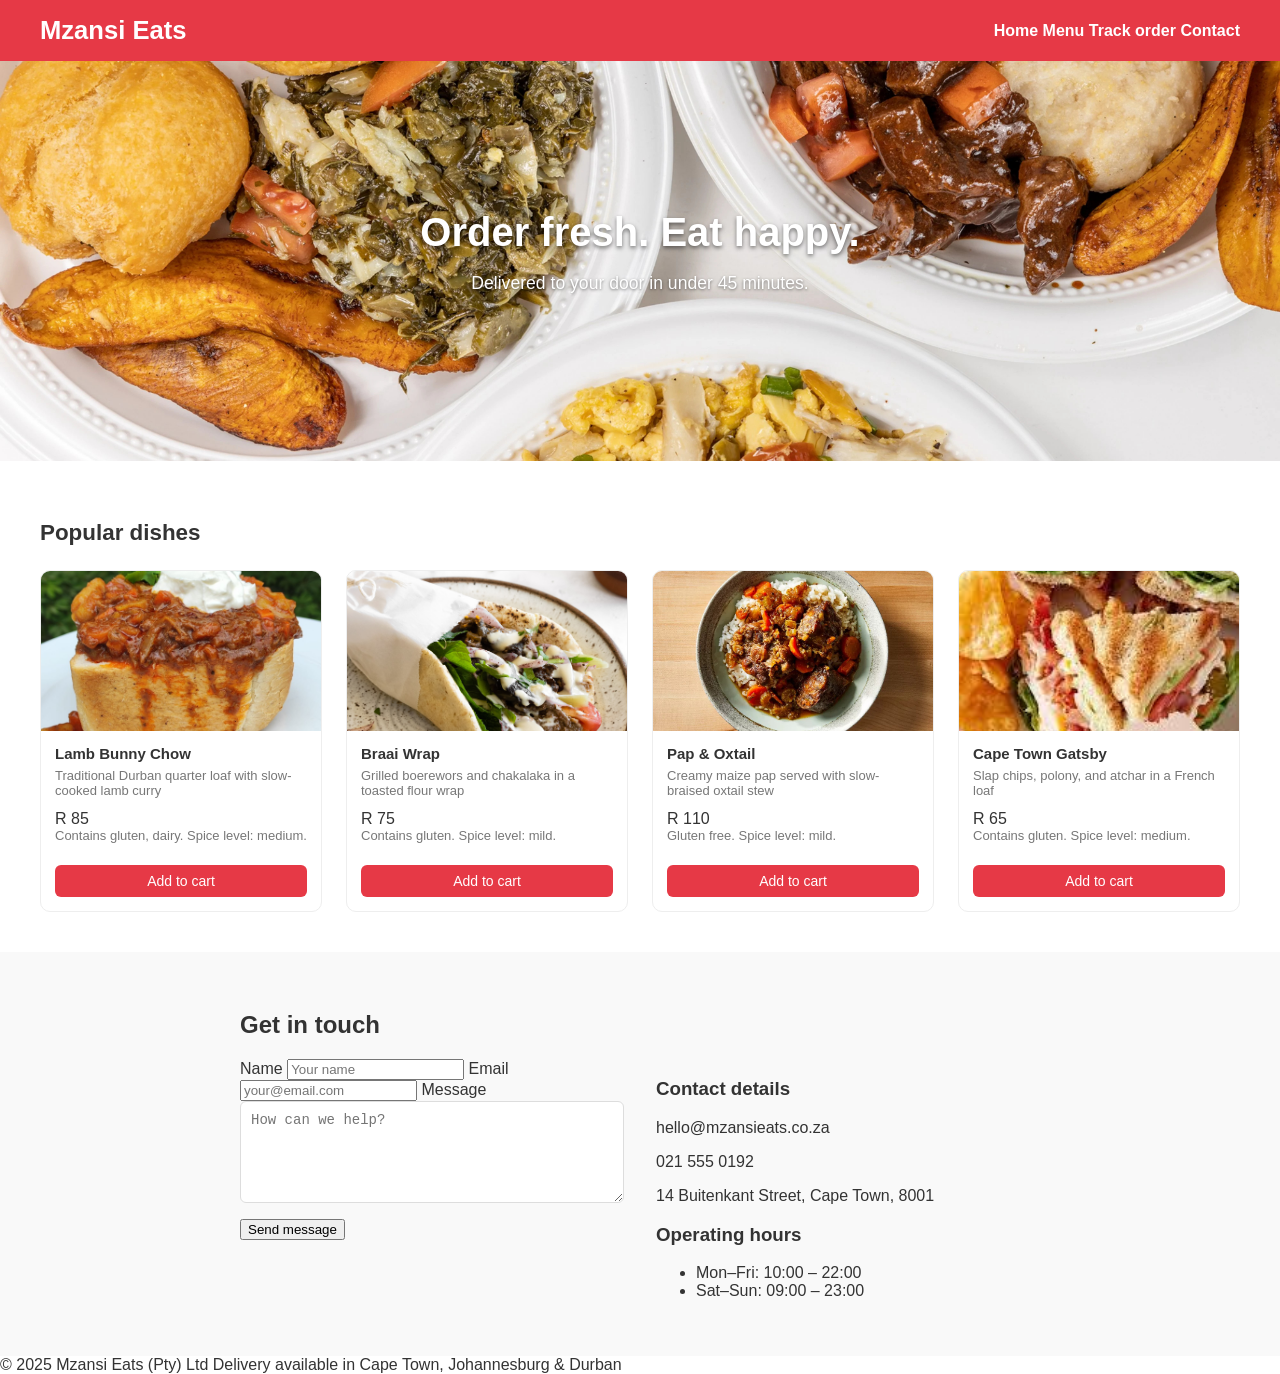
<file: index.html>
<!DOCTYPE html>
<html lang="en">
<head>
  <meta charset="UTF-8">
  <title>Mzansi Eats — Food Delivery</title>
  <style>
    body { font-family: Arial, sans-serif; margin: 0; padding: 0; color: #333;  overflow-x: hidden; }

    header { background: #e63946; padding: 16px 40px; display: flex; justify-content: space-between; align-items: center; }
    header h1 { color: white; margin: 0; font-size: 1.6rem; }

    .nav { display: flex; gap: 20px; }
    nav a {
      color: white;          
      text-decoration: none;
      font-weight: 700;     
    }
    
    img {
      max-width: 100%;
      height: auto;
      display: block;
    }

    a {
      color: inherit;
      text-decoration: none;
    } 



    .hero { position: relative; }
    .hero img { width: 100%; height: auto; max-height: 400px; object-fit: cover; }
    .hero-text { position: absolute; top: 50%; left: 50%; transform: translate(-50%, -50%); text-align: center; color: white; }
    .hero-text h2 { font-size: 2.5rem; margin: 0 0 12px; text-shadow: 0 2px 4px rgba(0,0,0,0.5); }
    .hero-text p  { font-size: 1.1rem; text-shadow: 0 1px 3px rgba(0,0,0,0.5); }

    .menu-section { padding: 40px; }
    .menu-section h2 { margin-bottom: 24px; font-size: 1.4rem; }
    .card-grid { display: grid; grid-template-columns: repeat(au, 250px); gap: 24px; }

    .card { border: 1px solid #eee; border-radius: 10px; overflow: hidden; }
    .card img { width: 100%; height: 160px; object-fit: cover; display: block; }
    .card-body { padding: 14px; }
    .card-body h3 { margin: 0 0 6px; font-size: 15px; }
    .card-body p  { margin: 0 0 12px; font-size: 13px; color: #777; }
    .card-grid { display: grid; grid-template-columns: repeat(auto-fit, minmax(200px, 1fr)); gap: 24px;}
    .card-body button { width: 100%; padding: 8px; background: #e63946; color: white; border: none; border-radius: 6px; cursor: pointer; font-size: 14px; margin-top: 10px; }

    .container { width: 100%;}
    .contact { padding: 40px; background: #f9f9f9; }
    .contact-inner { max-width: 800px; width: 100%; margin: 0 auto;}
    .contact h2 { margin-bottom: 20px; }
    .contact-grid { display: grid; grid-template-columns: 1fr 1fr; gap: 32px; }
    .input, textarea { width: 100%; padding: 10px; border: 1px solid #ddd; border-radius: 6px; font-size: 14px; margin-bottom: 12px; box-sizing: border-box; }
    .button[ type="submit"] { background: #e63946; color: white; border: none; padding: 10px 28px; border-radius: 6px; cursor: pointer; font-size: 15px; }

    .footer { background: #1d1d1d; color: #ccc; padding: 24px 40px; font-size: 13px; display: flex; justify-content: space-between; }

    .fine-print { font-size: 11px; color: #999; margin-top: 4px; }

    @media (max-width: 768px) {
      .nav {
        flex-wrap: wrap;
        justify-content: center;
      }

      header {
        flex-direction: column;
        align-items: center;
        gap: 10px;
      }
    }

  </style>
</head>
<body>

<header>
  <h1>Mzansi Eats</h1>
  <nav>
    <a href="/">Home</a>
    <a href="/menu">Menu</a>
    <a href="/track">Track order</a>
    <a href="/contact">Contact</a>
  </nav>
</header>

<section class="hero">
  <img src="assets/images/hero.jpg" alt="A spread of South African street food dishes">
  <div class="hero-text">
    <h2>Order fresh. Eat happy.</h2>
    <p>Delivered to your door in under 45 minutes.</p>
  </div>
</section>

<section class="menu-section">
  <h2>Popular dishes</h2>
  <div class="card-grid">

    <div class="card">
      <img src="assets/images/bunny-chow.jpg" alt="A bunny chow filled with lamb curry">
      <div class="card-body">
        <h3>Lamb Bunny Chow</h3>
        <p>Traditional Durban quarter loaf with slow-cooked lamb curry</p>
        <span class="price">R 85</span>
        <p class="fine-print">Contains gluten, dairy. Spice level: medium.</p>
        <button>Add to cart</button>
      </div>
    </div>

    <div class="card">
      <img src="assets/images/braai-wrap.jpg" alt="A braai meat wrap with sheba sauce">
      <div class="card-body">
        <h3>Braai Wrap</h3>
        <p>Grilled boerewors and chakalaka in a toasted flour wrap</p>
        <span class="price">R 75</span>
        <p class="fine-print">Contains gluten. Spice level: mild.</p>
        <button>Add to cart</button>
      </div>
    </div>

    <div class="card">
      <img src="assets/images/pap-stew.jpg" alt="A bowl of pap and oxtail stew">
      <div class="card-body">
        <h3>Pap &amp; Oxtail</h3>
        <p>Creamy maize pap served with slow-braised oxtail stew</p>
        <span class="price">R 110</span>
        <p class="fine-print">Gluten free. Spice level: mild.</p>
        <button>Add to cart</button>
      </div>
    </div>

    <div class="card">
      <img src="assets/images/gatsby.jpg" alt="A Gatsby sandwich cut in quarters">
      <div class="card-body">
        <h3>Cape Town Gatsby</h3>
        <p>Slap chips, polony, and atchar in a French loaf</p>
        <span class="price">R 65</span>
        <p class="fine-print">Contains gluten. Spice level: medium.</p>
        <button>Add to cart</button>
      </div>
    </div>

  </div>
</section>

<section class="contact">
  <div class="contact-inner">
    <h2>Get in touch</h2>
    <div class="contact-grid">
      <div>
        <form action="/contact" method="POST">
          <label for="name">Name</label>
          <input type="text" id="name" name="name" placeholder="Your name">
          <label for="email">Email</label>
          <input type="email" id="email" name="email" placeholder="your@email.com">
          <label for="message">Message</label>
          <textarea id="message" name="message" rows="5" placeholder="How can we help?"></textarea>
          <button type="submit">Send message</button>
        </form>
      </div>
      <div>
        <h3>Contact details</h3>
        <p>hello@mzansieats.co.za</p>
        <p>021 555 0192</p>
        <p>14 Buitenkant Street, Cape Town, 8001</p>
        <h3>Operating hours</h3>
        <ul>
          <li>Mon–Fri: 10:00 – 22:00</li>
          <li>Sat–Sun: 09:00 – 23:00</li>
        </ul>
      </div>
    </div>
  </div>
</section>

<footer>
  <span>&copy; 2025 Mzansi Eats (Pty) Ltd</span>
  <span>Delivery available in Cape Town, Johannesburg &amp; Durban</span>
</footer>

</body>
</html>
</file>
